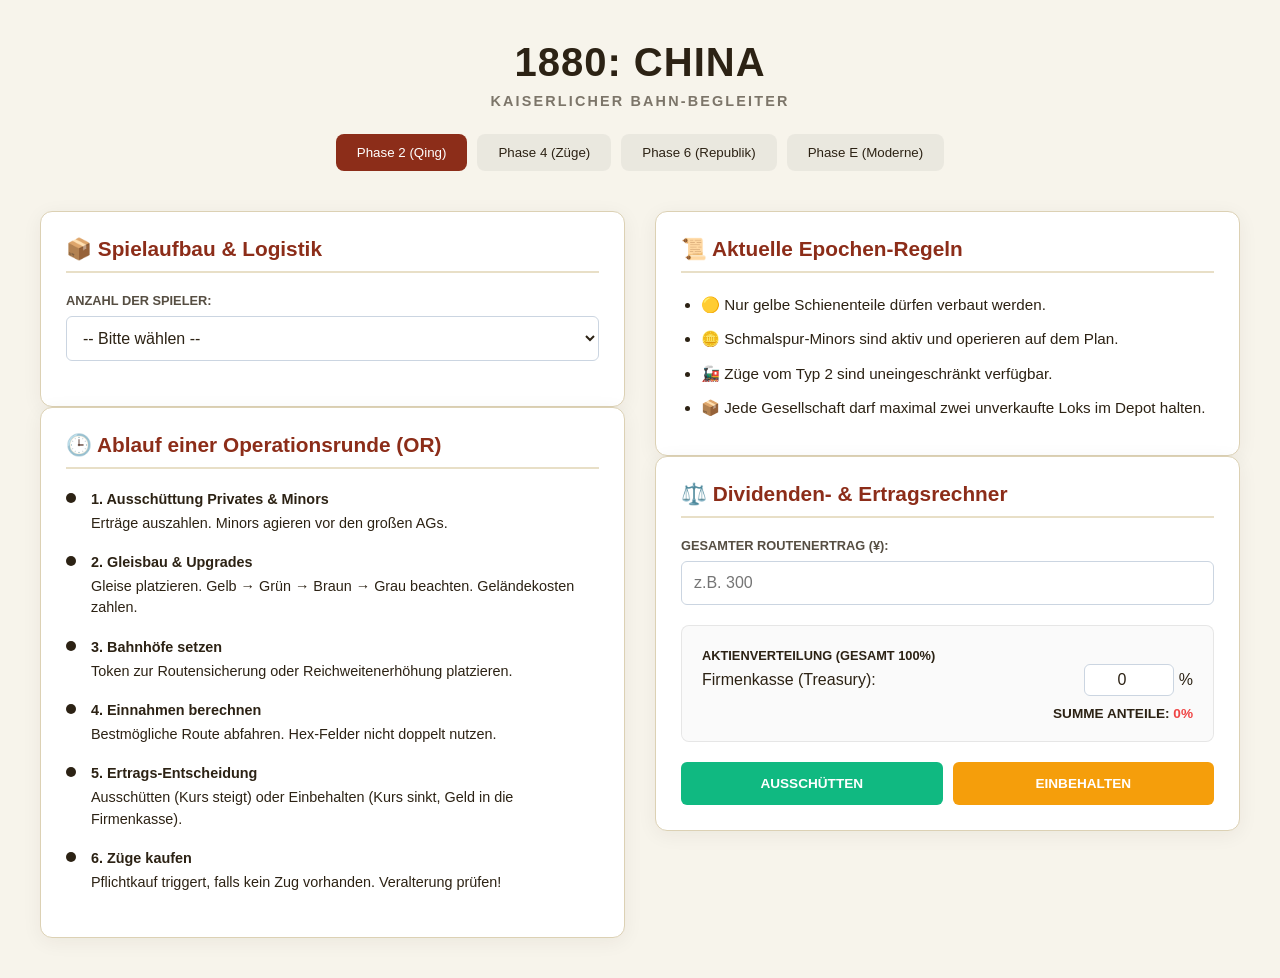
<file: index.html>
<!DOCTYPE html>
<html lang="de">
<head>
    <meta charset="UTF-8">
    <meta name="viewport" content="width=device-width, initial-scale=1.0">
    <title>1880: China – Kaiserlicher Bahn-Begleiter</title>
    
    <style>
        /* --- DESIGN-FUNDAMENT & ERGONOMIE --- */
        * { 
            box-sizing: border-box; 
            transition: background-color 0.3s ease, color 0.3s ease, border-color 0.3s ease;
        }

        body {
            margin: 0;
            padding: 40px 20px;
            font-family: -apple-system, BlinkMacSystemFont, "Segoe UI", Roboto, Helvetica, Arial, sans-serif;
            min-height: 100vh;
            display: flex;
            flex-direction: column;
            align-items: center;
        }

        .wrapper { 
            width: 100%; 
            max-width: 1200px; 
            z-index: 2; 
        }

        header { 
            text-align: center; 
            margin-bottom: 40px; 
        }

        h1 { 
            margin: 0 0 8px 0; 
            font-size: 2.5rem; 
            font-weight: 800; 
            letter-spacing: 1px; 
            text-transform: uppercase; 
        }

        .subtitle { 
            font-size: 0.9rem; 
            text-transform: uppercase; 
            letter-spacing: 0.15em; 
            font-weight: 600; 
            opacity: 0.6; 
        }

        /* --- EPOCHEN-STILE (THEMES) --- */
        /* Phase 2: Qing-Dynastie (Kaiserliches Gelb/Braun) */
        body[data-theme="2"] { background-color: #f7f4eb; color: #2c2214; }
        body[data-theme="2"] .card { background: #ffffff; border: 1px solid #dcd1b4; box-shadow: 0 4px 20px rgba(44,34,20,0.06); }
        body[data-theme="2"] h2 { color: #8c2d19; border-bottom: 2px solid #e8dfc7; }
        body[data-theme="2"] button.phase-btn[data-active="true"] { background: #8c2d19; color: #ffffff; }
        body[data-theme="2"] .badge, body[data-theme="2"] .results-box { background: #f0e6cc; border-left: 4px solid #8c2d19; }

        /* Phase 4 & 6: Industrialisierung & Republik (Kühles Eisenbahn-Grün/Blau) */
        body[data-theme="4"] { background-color: #f0f4f8; color: #1e293b; }
        body[data-theme="4"] .card { background: #ffffff; border: 1px solid #cbd5e1; box-shadow: 0 4px 20px rgba(0,0,0,0.05); }
        body[data-theme="4"] h2 { color: #0f766e; border-bottom: 2px solid #e2e8f0; }
        body[data-theme="4"] button.phase-btn[data-active="true"] { background: #0f766e; color: #ffffff; }
        body[data-theme="4"] .badge, body[data-theme="4"] .results-box { background: #ccfbf1; border-left: 4px solid #0f766e; }

        body[data-theme="6"] { background-color: #f1f5f9; color: #0f172a; }
        body[data-theme="6"] .card { background: #ffffff; border: 1px solid #cbd5e1; box-shadow: 0 4px 20px rgba(0,0,0,0.05); }
        body[data-theme="6"] h2 { color: #1d4ed8; border-bottom: 2px solid #e2e8f0; }
        body[data-theme="6"] button.phase-btn[data-active="true"] { background: #1d4ed8; color: #ffffff; }
        body[data-theme="6"] .badge, body[data-theme="6"] .results-box { background: #dbeafe; border-left: 4px solid #1d4ed8; }

        /* Phase E: Moderne Ära (Cyberpunk / Dark Mode) */
        body[data-theme="E"] { background-color: #0f172a; color: #f1f5f9; }
        body[data-theme="E"] .card { background: #1e293b; border: 1px solid #334155; box-shadow: 0 4px 25px rgba(0,0,0,0.25); }
        body[data-theme="E"] h2 { color: #38bdf8; border-bottom: 2px solid #334155; }
        body[data-theme="E"] button.phase-btn[data-active="true"] { background: #38bdf8; color: #0f172a; font-weight: bold; }
        body[data-theme="E"] .badge, body[data-theme="E"] .results-box { background: #334155; border-left: 4px solid #38bdf8; color: #fff; }
        body[data-theme="E"] select, body[data-theme="E"] input { background: #0f172a; border-color: #475569; color: #fff; }

        /* --- STEUERUNGS-ELEMENTE --- */
        .nav-container { 
            display: flex; 
            justify-content: center; 
            gap: 10px; 
            margin: 25px 0; 
            flex-wrap: wrap;
        }

        .phase-btn { 
            background: rgba(0,0,0,0.05); 
            border: 1px solid transparent; 
            padding: 10px 20px; 
            cursor: pointer; 
            border-radius: 8px; 
            color: inherit; 
            font-weight: 500;
        }
        body[data-theme="E"] .phase-btn { background: rgba(255,255,255,0.05); }
        .phase-btn:hover { opacity: 0.8; }

        /* Grid-System */
        .grid { 
            display: grid; 
            grid-template-columns: 1fr; 
            gap: 30px; 
            margin-top: 20px; 
        }
        @media (min-width: 900px) { .grid { grid-template-columns: 1fr 1fr; } }

        .card { 
            padding: 25px; 
            border-radius: 12px; 
        }
        
        .card h2 { 
            margin-top: 0; 
            font-size: 1.3rem; 
            padding-bottom: 10px; 
            margin-bottom: 20px; 
        }

        /* Formulare */
        .form-group { margin-bottom: 20px; }
        .form-group label { display: block; font-size: 0.8rem; font-weight: 700; text-transform: uppercase; margin-bottom: 8px; opacity: 0.8; }
        select, input { width: 100%; padding: 12px; font-size: 1rem; border: 1px solid #cbd5e1; border-radius: 6px; outline: none; background: #fff; color: inherit; }

        /* Dynamisches Einklappen */
        .collapsible { max-height: 0; overflow: hidden; opacity: 0; transition: max-height 0.4s ease, opacity 0.3s ease; }
        .collapsible.show { max-height: 1200px; opacity: 1; margin-top: 20px; }

        .badge { padding: 15px; font-weight: 700; border-radius: 6px; margin-bottom: 20px; text-align: center; }
        
        /* Checklisten & Listen */
        .checklist { list-style: none; padding: 0; margin: 0; }
        .checklist li { display: flex; gap: 12px; margin-bottom: 12px; font-size: 0.9rem; line-height: 1.4; }
        .checklist input[type="checkbox"] { width: 18px; height: 18px; flex-shrink: 0; cursor: pointer; }

        .rules-list { padding-left: 20px; margin: 0; font-size: 0.95rem; line-height: 1.6; }
        .rules-list li { margin-bottom: 10px; }

        /* Operationsrunden-Timeline */
        .timeline { list-style: none; padding: 0; margin: 0; }
        .timeline li { position: relative; margin-bottom: 18px; padding-left: 25px; font-size: 0.9rem; line-height: 1.5; }
        .timeline li::before { 
            content: ''; position: absolute; left: 0; top: 4px; width: 10px; height: 10px; border-radius: 50%; background: currentColor; 
        }
        .timeline-title { font-weight: 700; display: block; margin-bottom: 2px; }

        /* Aktienverteilung Box */
        .share-box { border-radius: 8px; padding: 20px; background: rgba(0,0,0,0.02); border: 1px solid rgba(0,0,0,0.08); margin-bottom: 20px; }
        body[data-theme="E"] .share-box { background: rgba(255,255,255,0.02); border-color: #334155; }
        .share-row { display: flex; justify-content: space-between; align-items: center; margin-bottom: 10px; }
        .share-row input { width: 90px; text-align: center; padding: 6px; }
        .share-total-status { text-align: right; font-weight: bold; font-size: 0.85rem; text-transform: uppercase; margin-top: 10px; }

        /* Buttons & Ergebnisse */
        .btn-group { display: flex; gap: 10px; }
        .btn { flex: 1; padding: 14px; border: none; font-weight: bold; color: #fff; cursor: pointer; border-radius: 6px; text-transform: uppercase; font-size: 0.85rem; }
        .btn-pay { background: #10b981; }
        .btn-withhold { background: #f59e0b; }
        .btn:hover { filter: brightness(1.05); }

        .results-box { padding: 20px; border-radius: 6px; margin-top: 15px; }
        .results-box ul { padding-left: 20px; margin: 0; font-size: 0.95rem; line-height: 1.5; }
    </style>
</head>
<body data-theme="2">

    <div class="wrapper">
        <header>
            <h1>1880: China</h1>
            <div class="subtitle">Kaiserlicher Bahn-Begleiter</div>
            
            <div class="nav-container">
                <button class="phase-btn" id="btn-2" data-active="true">Phase 2 (Qing)</button>
                <button class="phase-btn" id="btn-4" data-active="false">Phase 4 (Züge)</button>
                <button class="phase-btn" id="btn-6" data-active="false">Phase 6 (Republik)</button>
                <button class="phase-btn" id="btn-E" data-active="false">Phase E (Moderne)</button>
            </div>
        </header>

        <main class="grid">
            
            <!-- LINKE SPALTE: LOGISTIK & ZUGABLAUF -->
            <div class="column">
                <section class="card">
                    <h2>📦 Spielaufbau & Logistik</h2>
                    <div class="form-group">
                        <label for="players">Anzahl der Spieler:</label>
                        <select id="players">
                            <option value="0">-- Bitte wählen --</option>
                            <option value="3">3 Spieler</option>
                            <option value="4">4 Spieler</option>
                            <option value="5">5 Spieler</option>
                            <option value="6">6 Spieler</option>
                            <option value="7">7 Spieler</option>
                        </select>
                    </div>

                    <div id="setup-collapse" class="collapsible">
                        <div class="badge" id="cash-badge">Startkapital: ¥ 0</div>
                        <ul class="checklist">
                            <li><input type="checkbox"> <div>Kapital komplett bar an die Spieler ausgeben. Rest bildet die Bank.</div></li>
                            <li><input type="checkbox"> <div>Privatgesellschaften (P0–P7) numerisch sortiert offen auslegen.</div></li>
                            <li><input type="checkbox"> <div>Zertifikate-Stapel stapeln (Unten fünf 10%, dann Par-Karte, drei 10%, oben 30% Direktor).</div></li>
                            <li><input type="checkbox"> <div id="turn-cards-text">Zugreihenfolgekarten bereitlegen.</div></li>
                        </ul>
                    </div>
                </section>

                <section class="card">
                    <h2>🕒 Ablauf einer Operationsrunde (OR)</h2>
                    <ul class="timeline">
                        <li><span class="timeline-title">1. Ausschüttung Privates & Minors</span>Erträge auszahlen. Minors agieren vor den großen AGs.</li>
                        <li><span class="timeline-title">2. Gleisbau & Upgrades</span>Gleise platzieren. Gelb → Grün → Braun → Grau beachten. Geländekosten zahlen.</li>
                        <li><span class="timeline-title">3. Bahnhöfe setzen</span>Token zur Routensicherung oder Reichweitenerhöhung platzieren.</li>
                        <li><span class="timeline-title">4. Einnahmen berechnen</span>Bestmögliche Route abfahren. Hex-Felder nicht doppelt nutzen.</li>
                        <li><span class="timeline-title">5. Ertrags-Entscheidung</span>Ausschütten (Kurs steigt) oder Einbehalten (Kurs sinkt, Geld in die Firmenkasse).</li>
                        <li><span class="timeline-title">6. Züge kaufen</span>Pflichtkauf triggert, falls kein Zug vorhanden. Veralterung prüfen!</li>
                    </ul>
                </section>
            </div>

            <!-- RECHTE SPALTE: REGELN & RECHNER -->
            <div class="column">
                <section class="card">
                    <h2>📜 Aktuelle Epochen-Regeln</h2>
                    <ul class="rules-list" id="rules-output"></ul>
                </section>

                <section class="card">
                    <h2>⚖️ Dividenden- & Ertragsrechner</h2>
                    <div class="form-group">
                        <label for="revenue">Gesamter Routenertrag (¥):</label>
                        <input type="number" id="revenue" placeholder="z.B. 300" step="10">
                    </div>

                    <div class="share-box">
                        <label class="form-group"><span style="font-size: 0.8rem; font-weight:700; text-transform:uppercase;">Aktienverteilung (Gesamt 100%)</span></label>
                        
                        <!-- Hier landen die dynamisch generierten Spieler-Felder -->
                        <div id="dynamic-investors"></div>

                        <div class="share-row">
                            <span>Firmenkasse (Treasury):</span>
                            <div><input type="number" id="share-treasury" value="0" step="10" min="0" max="100"> %</div>
                        </div>
                        <div class="share-total-status">Summe Anteile: <span id="share-total-display">0%</span></div>
                    </div>

                    <div class="btn-group">
                        <button class="btn btn-pay" id="btn-pay">Ausschütten</button>
                        <button class="btn btn-withhold" id="btn-withhold">Einbehalten</button>
                    </div>

                    <div id="result-collapse" class="collapsible">
                        <div class="results-box">
                            <h3 style="margin-top:0; font-size:1rem; text-transform:uppercase;">Auszahlungsprotokoll:</h3>
                            <ul id="payout-results"></ul>
                        </div>
                    </div>
                </section>
            </div>

        </main>
    </div>

    <script>
        // Regelwerk-Datenbank je nach Phase
        const phaseRules = {
            '2': [
                '🟡 Nur gelbe Schienenteile dürfen verbaut werden.',
                '🪙 Schmalspur-Minors sind aktiv und operieren auf dem Plan.',
                '🚂 Züge vom Typ 2 sind uneingeschränkt verfügbar.',
                '📦 Jede Gesellschaft darf maximal zwei unverkaufte Loks im Depot halten.'
            ],
            '4': [
                '🟢 Grüne Schienen-Upgrades sind ab jetzt zugelassen.',
                '🤝 Ausländische Investoren ändern ihr Kaufverhalten am Aktienmarkt.',
                '⚠️ Züge vom Typ 2 rosten am Ende dieser Operationsrunde komplett!',
                '🏢 Das Handkartenlimit für Zertifikate ändert sich.'
            ],
            '6': [
                '🟤 Braune Schienen-Upgrades dürfen verwendet werden.',
                '🏛️ Regierungszüge (G-Trains) kommen ins Spiel.',
                '⚠️ Züge vom Typ 3 rosten am Ende dieser Operationsrunde.',
                '📉 Einbehaltene Erträge verursachen stärkere Kursstürze.'
            ],
            'E': [
                '⚪ Graue Upgrades und Magnetschwebebahnen (Maglev) sind freigeschaltet.',
                '⚠️ Züge vom Typ 4 rosten per sofort ab Kauf der ersten E-Lok!',
                '🛑 Das finale Ende des Spiels wird eingeläutet.'
            ]
        };

        // Startkapital-Tabelle nach offiziellen Regeln
        const startingCash = { '3': 600, '4': 480, '5': 400, '6': 340, '7': 300 };

        document.addEventListener('DOMContentLoaded', () => {
            // Phasen-Wechsel Event-Listener
            ['2', '4', '6', 'E'].forEach(phase => {
                document.getElementById('btn-' + phase).addEventListener('click', () => setPhase(phase));
            });

            // Logistik-Steuerung
            document.getElementById('players').addEventListener('change', updatePlayerSetup);
            document.getElementById('share-treasury').addEventListener('input', calculateTotalShares);

            // Rechner-Aktionen
            document.getElementById('btn-pay').addEventListener('click', () => calculateDividends(true));
            document.getElementById('btn-withhold').addEventListener('click', () => calculateDividends(false));

            // Initial-Setup ausführen
            setPhase('2');
            updatePlayerSetup();
        });

        function setPhase(phase) {
            document.body.setAttribute('data-theme', phase);
            document.querySelectorAll('.phase-btn').forEach(b => b.setAttribute('data-active', 'false'));
            document.getElementById('btn-' + phase).setAttribute('data-active', 'true');

            // Regeln rendern
            const container = document.getElementById('rules-output');
            container.innerHTML = '';
            phaseRules[phase].forEach(rule => {
                const li = document.createElement('li');
                li.innerText = rule;
                container.appendChild(li);
            });
        }

        function updatePlayerSetup() {
            const pCount = parseInt(document.getElementById('players').value) || 0;
            const setupBox = document.getElementById('setup-collapse');
            const investorContainer = document.getElementById('dynamic-investors');

            investorContainer.innerHTML = '';

            if (pCount === 0) {
                setupBox.classList.remove('show');
                calculateTotalShares();
                return;
            }

            // 1. Setup-Card aktualisieren
            document.getElementById('cash-badge').innerText = `Startkapital: ¥ ${startingCash[pCount]} pro Gouverneur`;
            document.getElementById('turn-cards-text').innerHTML = `Zugreihenfolgekarten <strong>(0 bis ${pCount - 1})</strong> bereithalten. Karte 0 erhält die Startspieler-Lok.`;
            setupBox.classList.add('show');

            // 2. Aktieneingaben dynamisch generieren
            for (let i = 1; i <= pCount; i++) {
                const row = document.createElement('div');
                row.className = 'share-row';
                
                // Spieler 1 fängt standardmäßig als Direktor mit 30% an
                const defaultVal = (i === 1) ? 30 : 0;
                const label = (i === 1) ? 'Direktor (Spieler 1):' : `Spieler ${i}:`;

                row.innerHTML = `
                    <span>${label}</span>
                    <div><input type="number" class="player-share-input" data-pid="${i}" value="${defaultVal}" step="10" min="0" max="100"> %</div>
                `;
                investorContainer.appendChild(row);
            }

            // Neue Event-Listener auf die dynamischen Felder binden
            document.querySelectorAll('.player-share-input').forEach(input => {
                input.addEventListener('input', calculateTotalShares);
            });

            calculateTotalShares();
        }

        function calculateTotalShares() {
            let total = 0;

            document.querySelectorAll('.player-share-input').forEach(input => {
                total += parseInt(input.value) || 0;
            });

            total += parseInt(document.getElementById('share-treasury').value) || 0;

            const display = document.getElementById('share-total-display');
            if (display) {
                display.innerText = total + '%';
                display.style.color = (total === 100) ? '#10b981' : '#ef4444';
            }
            return total;
        }

        function calculateDividends(isPayingOut) {
            const revenue = parseInt(document.getElementById('revenue').value) || 0;
            const pCount = parseInt(document.getElementById('players').value) || 0;
            const resultsBox = document.getElementById('result-collapse');
            const resultsList = document.getElementById('payout-results');

            resultsList.innerHTML = '';

            if (pCount === 0) {
                alert("Bitte wähle zuerst die Anzahl der Spieler im Setup aus.");
                return;
            }

            if (revenue <= 0 || revenue % 10 !== 0) {
                alert("Bitte gib einen gültigen Routenertrag ein (muss durch 10 teilbar sein).");
                resultsBox.classList.remove('show');
                return;
            }

            // Fall: Einbehalten (Withhold)
            if (!isPayingOut) {
                resultsList.innerHTML = `
                    <li><strong>Entscheidung:</strong> Ertrag einbehalten.</li>
                    <li><strong>Firmenkasse:</strong> +¥ ${revenue} wird direkt auf das Firmentableau gebucht.</li>
                    <li><strong>Aktienkurs:</strong> Der Kursmarker sinkt um ein Feld nach links/unten.</li>
                `;
                resultsBox.classList.add('show');
                return;
            }

            // Fall: Ausschütten (Pay) -> Validierung der 100%
            if (calculateTotalShares() !== 100) {
                alert("Die Summe aller vergebenen Aktienanteile muss exakt 100% ergeben!");
                resultsBox.classList.remove('show');
                return;
            }

            // Gewinne für alle Spieler berechnen
            document.querySelectorAll('.player-share-input').forEach(input => {
                const pid = input.getAttribute('data-pid');
                const percent = parseInt(input.value) || 0;
                
                if (percent > 0) {
                    const payout = (revenue / 10) * (percent / 10);
                    const name = (pid === '1') ? 'Direktor (Spieler 1)' : `Spieler ${pid}`;
                    resultsList.innerHTML += `<li><strong>${name}:</strong> Erhält <strong>¥ ${payout}</strong> (${percent}% Anteil).</li>`;
                }
            });

            // Gewinne für die Treasury berechnen
            const treasuryPercent = parseInt(document.getElementById('share-treasury').value) || 0;
            if (treasuryPercent > 0) {
                const treasuryPayout = (revenue / 10) * (treasuryPercent / 10);
                resultsList.innerHTML += `<li><strong>Firmenkasse (Treasury):</strong> Erhält <strong>¥ ${treasuryPayout}</strong> (${treasuryPercent}% im Besitz der AG).</li>`;
            }

            resultsList.innerHTML += `<li><strong>Aktienkurs:</strong> Da ausgeschüttet wurde, steigt der Kursmarker um ein Feld nach rechts/oben.</li>`;
            resultsBox.classList.add('show');
        }
    </script>
</body>
</html>
</file>
